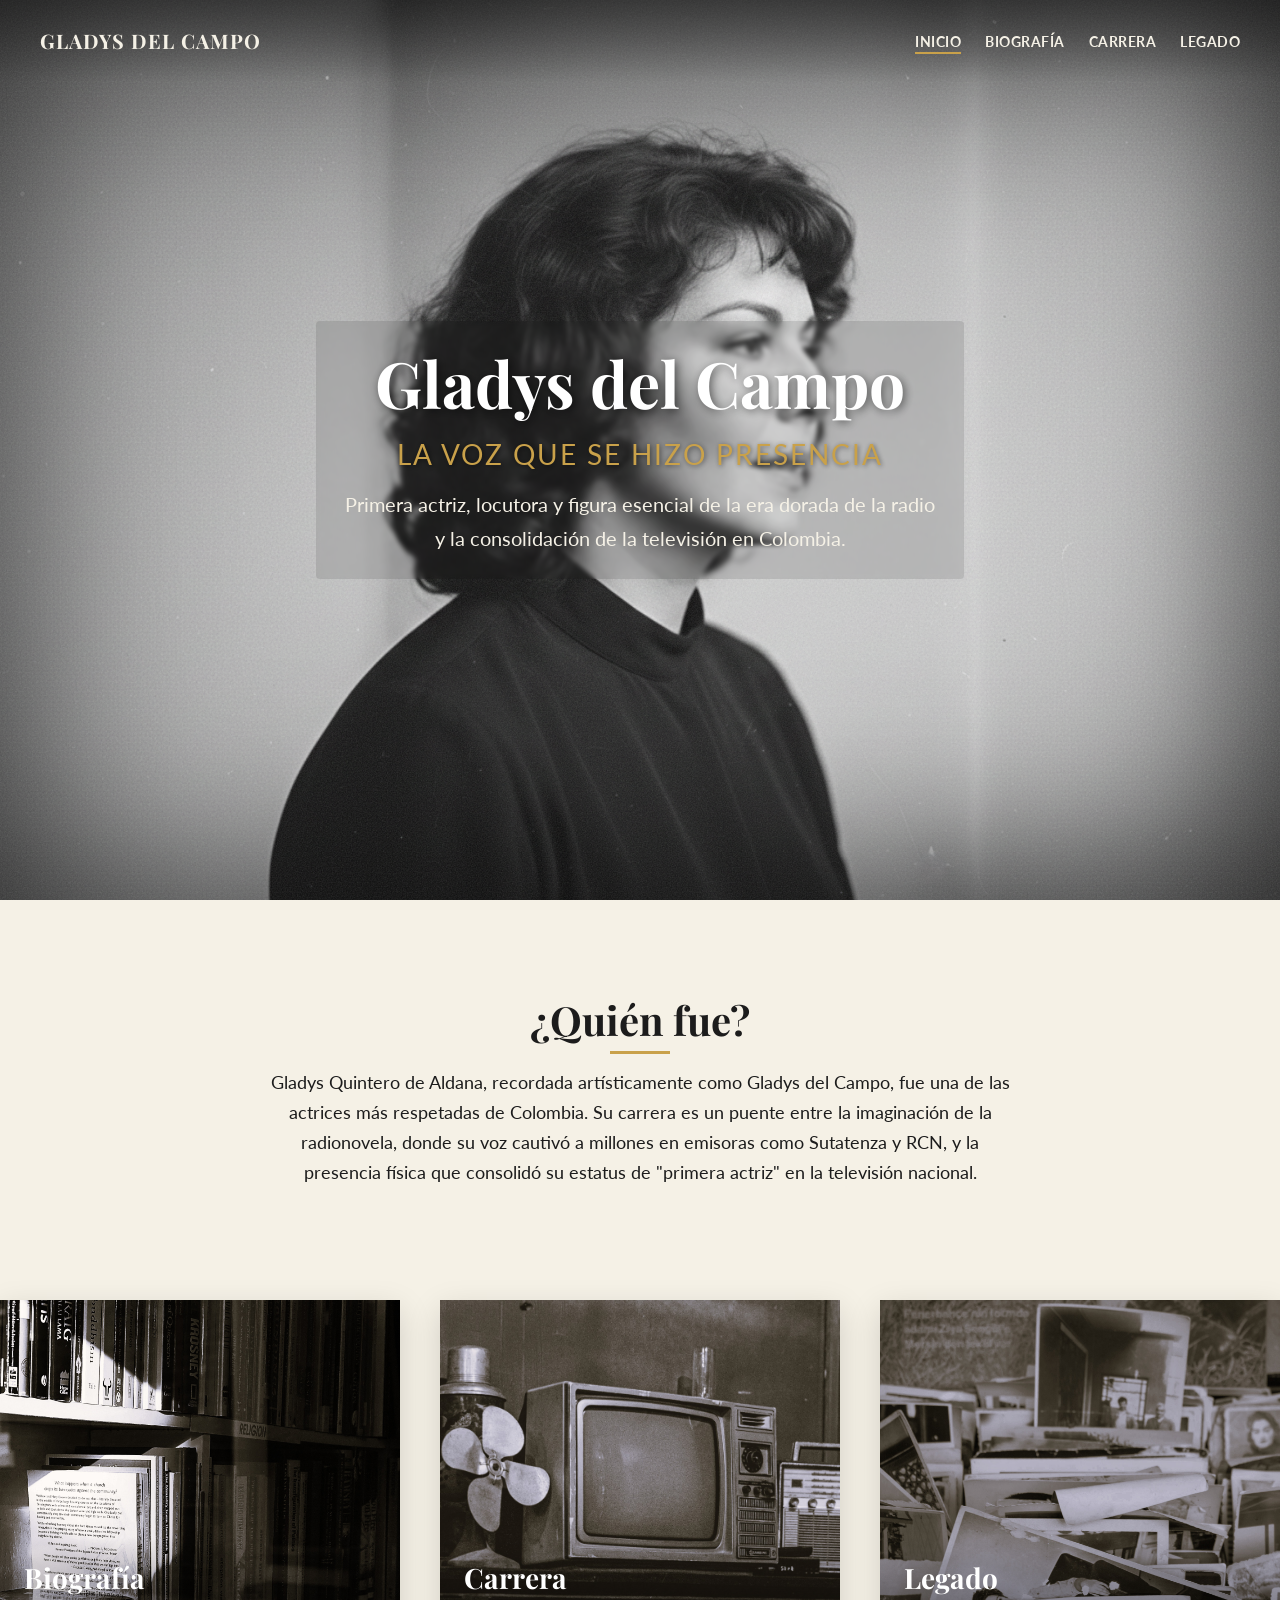
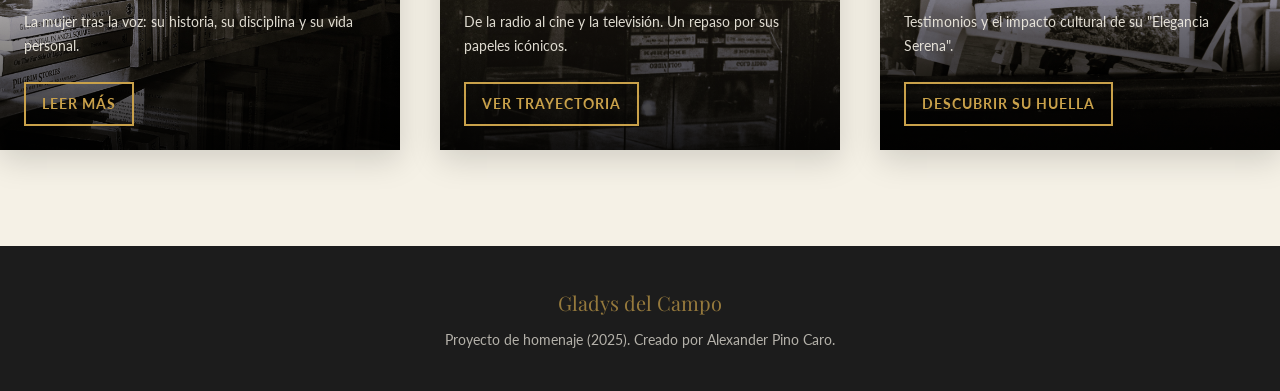
<file: index.html>
<!DOCTYPE html>
<html lang="es">
<head>
    <meta charset="UTF-8">
    <meta name="viewport" content="width=device-width, initial-scale=1.0">
    
    <title>Gladys del Campo - La Voz que se Hizo Presencia</title>
    <meta name="description" content="Homenaje a la trayectoria de Gladys del Campo, primera actriz colombiana y pionera de la radio y televisión.">

    <link rel="stylesheet" href="style.css">

    <link rel="preconnect" href="https://fonts.googleapis.com">
    <link rel="preconnect" href="https://fonts.gstatic.com" crossorigin>
    <link href="https://fonts.googleapis.com/css2?family=Lato:wght@400;700&family=Playfair+Display:wght@700&display=swap" rel="stylesheet">
</head>
<body>

    <header class="site-header">
        
        <div class="logo">
            <a href="index.html" class="logo-text">Gladys del Campo</a>
        </div>

        <nav class="main-nav">
            <ul class="nav-list">
                <li><a href="index.html" class="nav-link active">Inicio</a></li>
                <li><a href="biografia.html" class="nav-link">Biografía</a></li>
                <li><a href="carrera.html" class="nav-link">Carrera</a></li>
                <li><a href="legado.html" class="nav-link">Legado</a></li>
            </ul>
        </nav>

    </header>

    <main>

        <section class="hero">
        
            <div class="hero-background">
                </div>
            
            <div class="film-grain-overlay"></div>

            <div class="hero-content">
                <h1 class="animate-on-scroll fade-in-up">Gladys del Campo</h1>
                <h2 class="animate-on-scroll fade-in-up delay-1">La Voz que se Hizo Presencia</h2>
                <p class="hero-subtitle animate-on-scroll fade-in-up delay-2">
                    Primera actriz, locutora y figura esencial de la era dorada de la radio y la consolidación de la televisión en Colombia.
                </p>
            </div>

        </section>

        <section class="intro-section">
            <div class="container animate-on-scroll fade-in-up">
                <article class="intro-text">
                    <h2>¿Quién fue?</h2>
                    <p>Gladys Quintero de Aldana, recordada artísticamente como Gladys del Campo, fue una de las actrices más respetadas de Colombia. Su carrera es un puente entre la imaginación de la radionovela, donde su voz cautivó a millones en emisoras como Sutatenza y RCN, y la presencia física que consolidó su estatus de "primera actriz" en la televisión nacional.</p>
                </article>
            </div>
        </section>

        <section class="featured-links">
            <div class="links-grid">

                <article class="featured-card animate-on-scroll fade-in">
                    <div class="card-background" style="background-image: url('imagenes/gladys-bio.jpg');"></div>
                    <div class="card-content">
                        <h3>Biografía</h3>
                        <p>La mujer tras la voz: su historia, su disciplina y su vida personal.</p>
                        <a href="biografia.html" class="button-cta">Leer más</a>
                    </div>
                </article>

                <article class="featured-card animate-on-scroll fade-in delay-1">
                    <div class="card-background" style="background-image: url('imagenes/gladys-carrera.jpg');"></div>
                    <div class="card-content">
                        <h3>Carrera</h3>
                        <p>De la radio al cine y la televisión. Un repaso por sus papeles icónicos.</p>
                        <a href="carrera.html" class="button-cta">Ver trayectoria</a>
                    </div>
                </article>

                <article class="featured-card animate-on-scroll fade-in delay-2">
                    <div class="card-background" style="background-image: url('imagenes/gladys-legado.jpg');"></div>
                    <div class="card-content">
                        <h3>Legado</h3>
                        <p>Testimonios y el impacto cultural de su "Elegancia Serena".</p>
                        <a href="legado.html" class="button-cta">Descubrir su huella</a>
                    </div>
                </article>

            </div>
        </section>

    </main>

    <footer class="site-footer">
        <div class="container">
            <div class="footer-content">
                <p class="footer-logo">Gladys del Campo</p>
                <p class="footer-copy">Proyecto de homenaje (2025). Creado por Alexander Pino Caro.</p>
            </div>
        </div>
    </footer>

    <script src="js/main.js"></script>

</body>
</html>
</file>
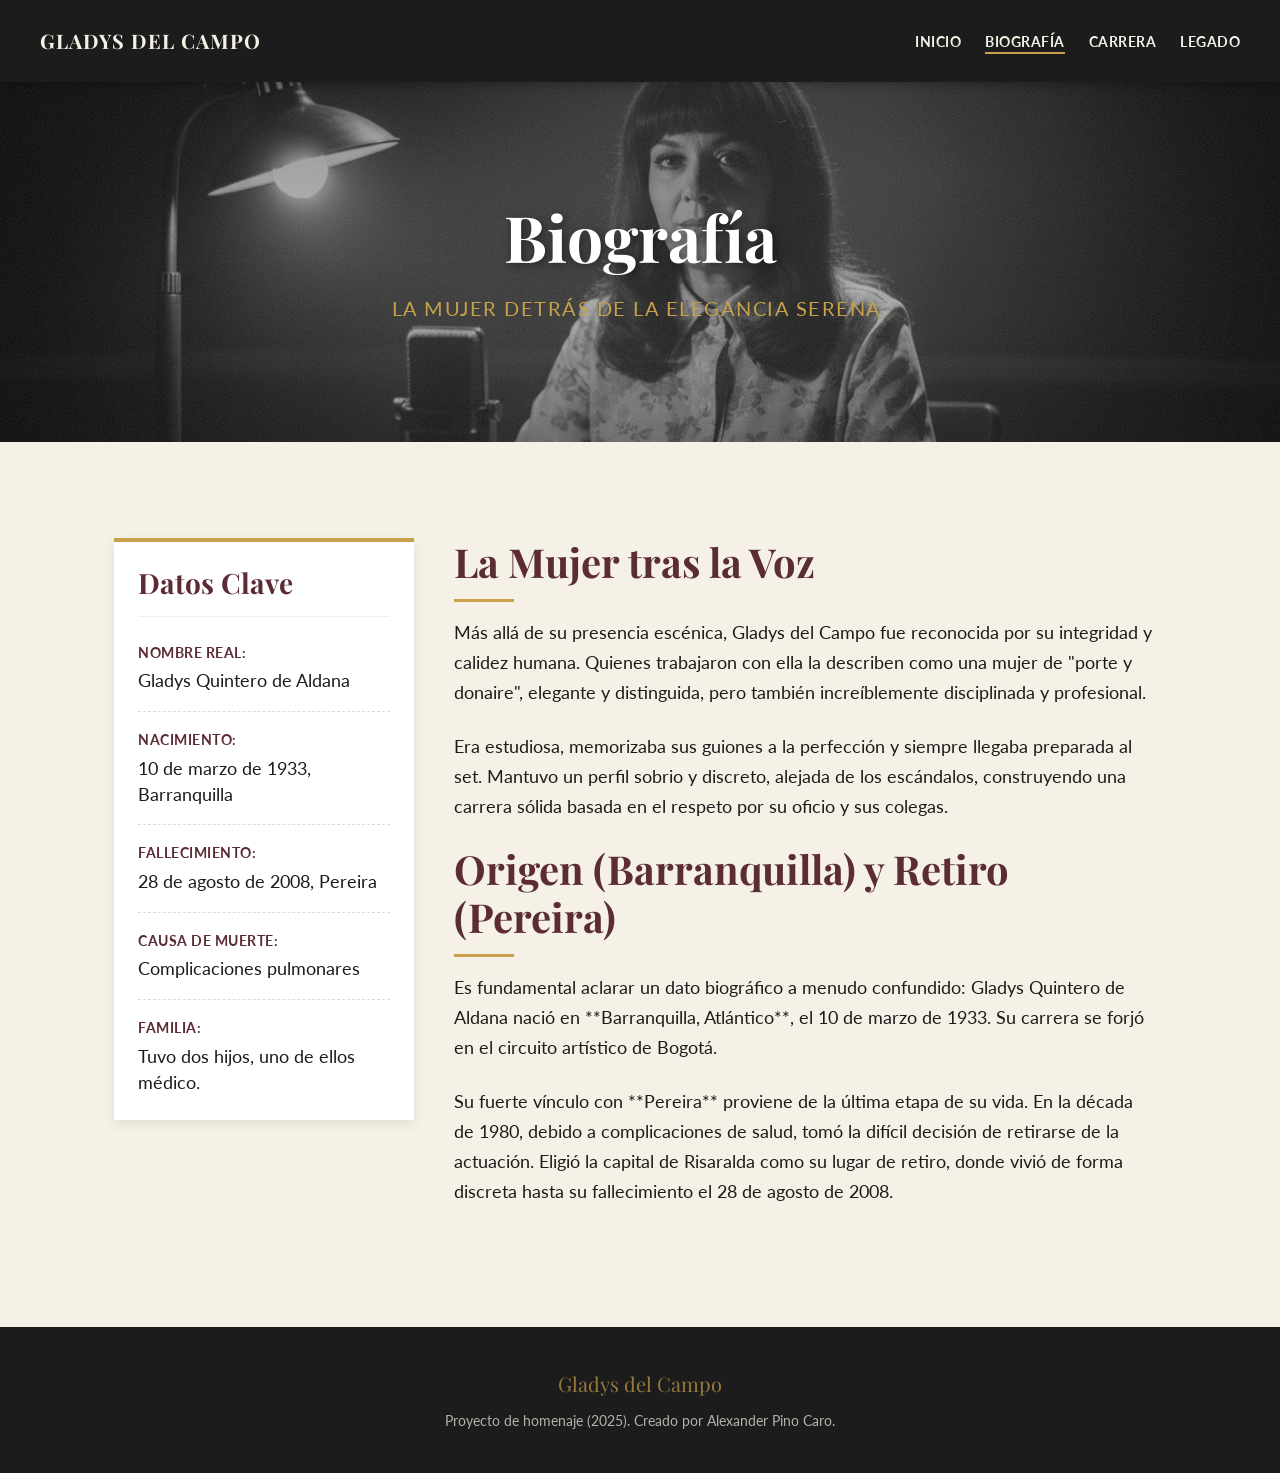
<file: biografia.html>
<!DOCTYPE html>
<html lang="es">
<head>
    <meta charset="UTF-8">
    <meta name="viewport" content="width=device-width, initial-scale=1.0">
    
    <title>Biografía - Gladys del Campo</title>
    <meta name="description" content="La historia personal de Gladys Quintero de Aldana (Gladys del Campo), su vida, su personalidad y su legado humano.">

    <link rel="stylesheet" href="style.css">

    <link rel="preconnect" href="https://fonts.googleapis.com">
    <link rel="preconnect" href="https://fonts.gstatic.com" crossorigin>
    <link href="https://fonts.googleapis.com/css2?family=Lato:wght@400;700&family=Playfair+Display:wght@700&display=swap" rel="stylesheet">
</head>
<body>

    <header class="site-header header-inner"> <div class="logo">
            <a href="index.html" class="logo-text">Gladys del Campo</a>
        </div>

        <nav class="main-nav">
            <ul class="nav-list">
                <li><a href="index.html" class="nav-link">Inicio</a></li>
                <li><a href="biografia.html" class="nav-link active">Biografía</a></li>
                <li><a href="carrera.html" class="nav-link">Carrera</a></li>
                <li><a href="legado.html" class="nav-link">Legado</a></li>
            </ul>
        </nav>

    </header>

    <main>

        <section class="page-header animate-on-scroll fade-in">
            <div class="page-header-background" style="background-image: url('imagenes/gladys-bio-banner.png');"></div>
            <div class="film-grain-overlay"></div>
            <div class="container">
                <h1>Biografía</h1>
                <p class="page-subtitle">La mujer detrás de la elegancia serena.</p>
            </div>
        </section>

        <section class="bio-content">
            <div class="container">
                
                <div class="bio-grid">

                    <aside class="bio-aside animate-on-scroll fade-in-up">
                        <div class="bio-fact-card">
                            <h3>Datos Clave</h3>
                            <ul class="bio-facts-list">
                                <li>
                                    <strong>Nombre Real:</strong>
                                    <span>Gladys Quintero de Aldana</span>
                                </li>
                                <li>
                                    <strong>Nacimiento:</strong>
                                    <span>10 de marzo de 1933, Barranquilla</span>
                                </li>
                                <li>
                                    <strong>Fallecimiento:</strong>
                                    <span>28 de agosto de 2008, Pereira</span>
                                </li>
                                <li>
                                    <strong>Causa de Muerte:</strong>
                                    <span>Complicaciones pulmonares</span>
                                </li>
                                <li>
                                    <strong>Familia:</strong>
                                    <span>Tuvo dos hijos, uno de ellos médico.</span>
                                </li>
                            </ul>
                        </div>
                    </aside>

                    <article class="bio-main animate-on-scroll fade-in-up delay-1">
                        
                        <h2>La Mujer tras la Voz</h2>
                        <p>Más allá de su presencia escénica, Gladys del Campo fue reconocida por su integridad y calidez humana. Quienes trabajaron con ella la describen como una mujer de "porte y donaire", elegante y distinguida, pero también increíblemente disciplinada y profesional.</p>
                        <p>Era estudiosa, memorizaba sus guiones a la perfección y siempre llegaba preparada al set. Mantuvo un perfil sobrio y discreto, alejada de los escándalos, construyendo una carrera sólida basada en el respeto por su oficio y sus colegas.</p>

                        <h2>Origen (Barranquilla) y Retiro (Pereira)</h2>
                        <p>Es fundamental aclarar un dato biográfico a menudo confundido: Gladys Quintero de Aldana nació en **Barranquilla, Atlántico**, el 10 de marzo de 1933. Su carrera se forjó en el circuito artístico de Bogotá.</p>
                        <p>Su fuerte vínculo con **Pereira** proviene de la última etapa de su vida. En la década de 1980, debido a complicaciones de salud, tomó la difícil decisión de retirarse de la actuación. Eligió la capital de Risaralda como su lugar de retiro, donde vivió de forma discreta hasta su fallecimiento el 28 de agosto de 2008.</p>

                    </article>

                </div> </div> </section>

    </main>

    <footer class="site-footer">
        <div class="container">
            <div class="footer-content">
                <p class="footer-logo">Gladys del Campo</p>
                <p class="footer-copy">Proyecto de homenaje (2025). Creado por Alexander Pino Caro.</p>
            </div>
        </div>
    </footer>

    <script src="js/main.js"></script>

</body>
</html>
</file>
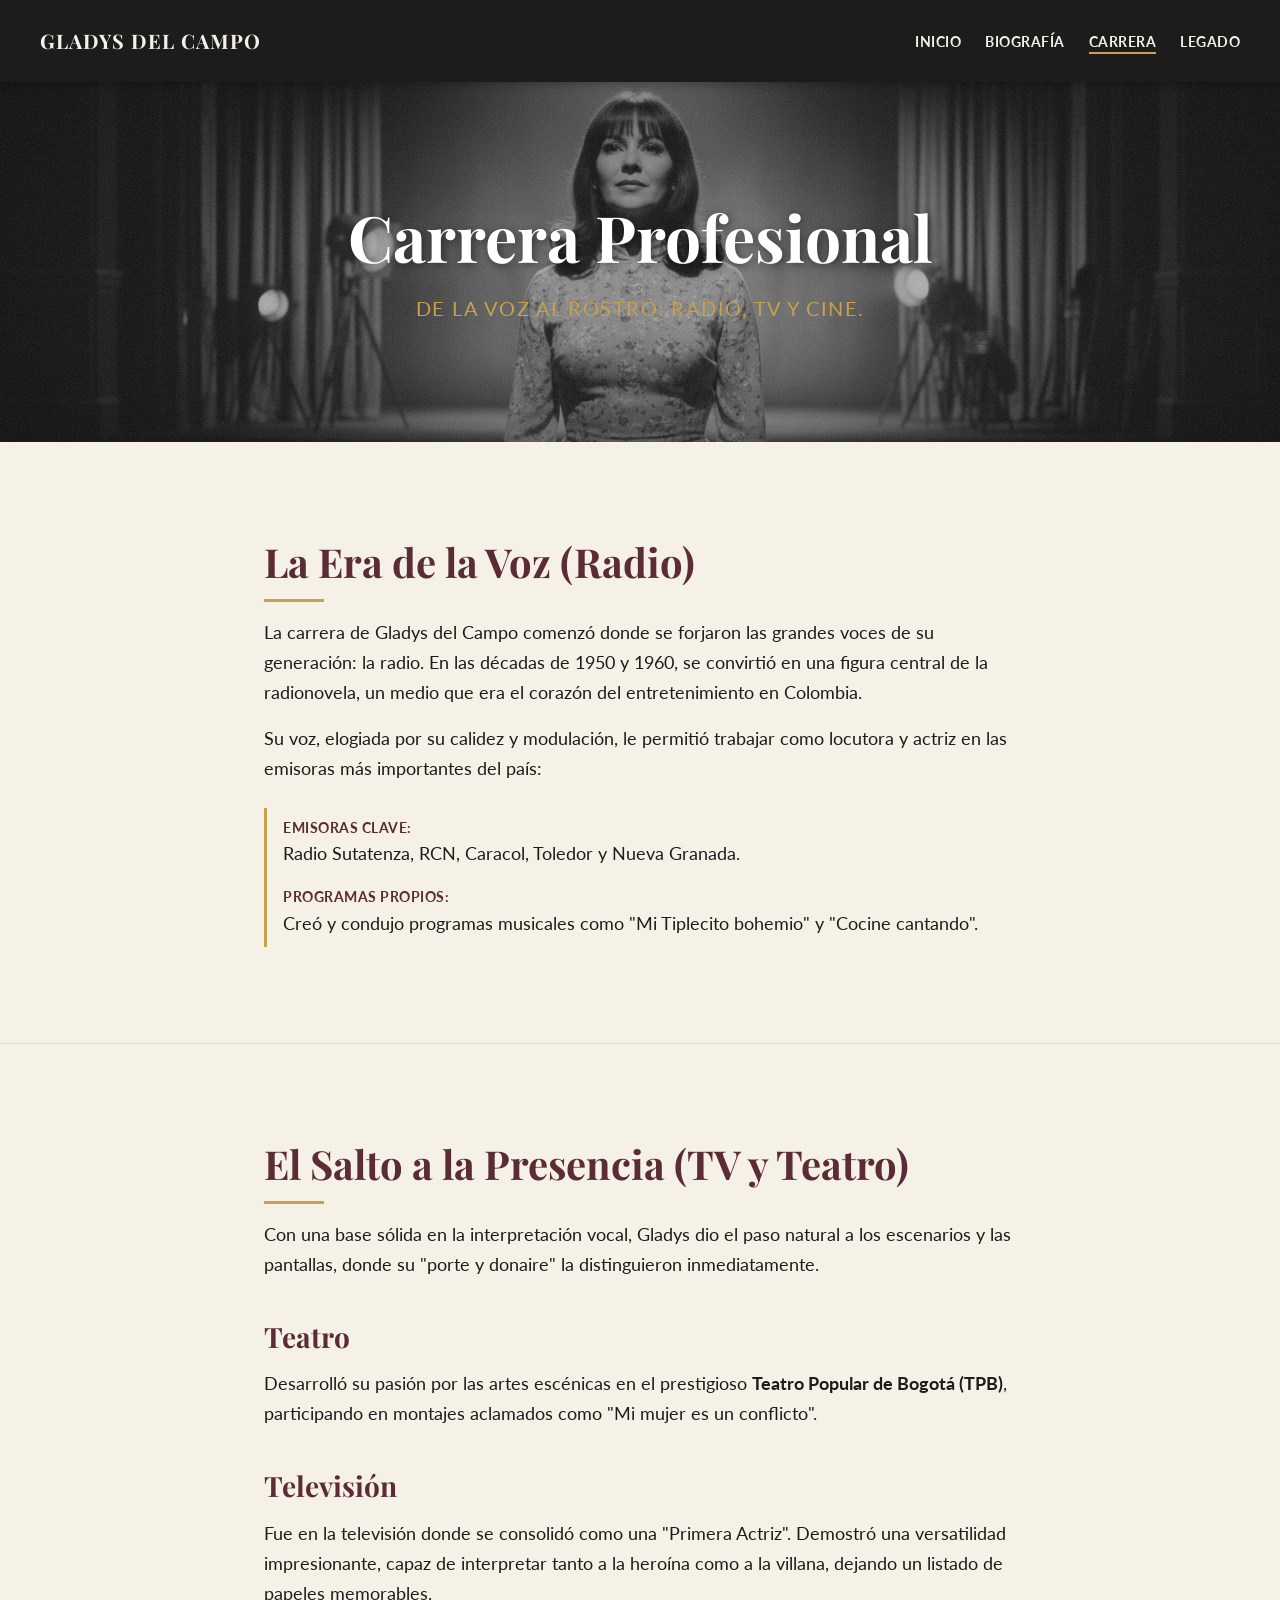
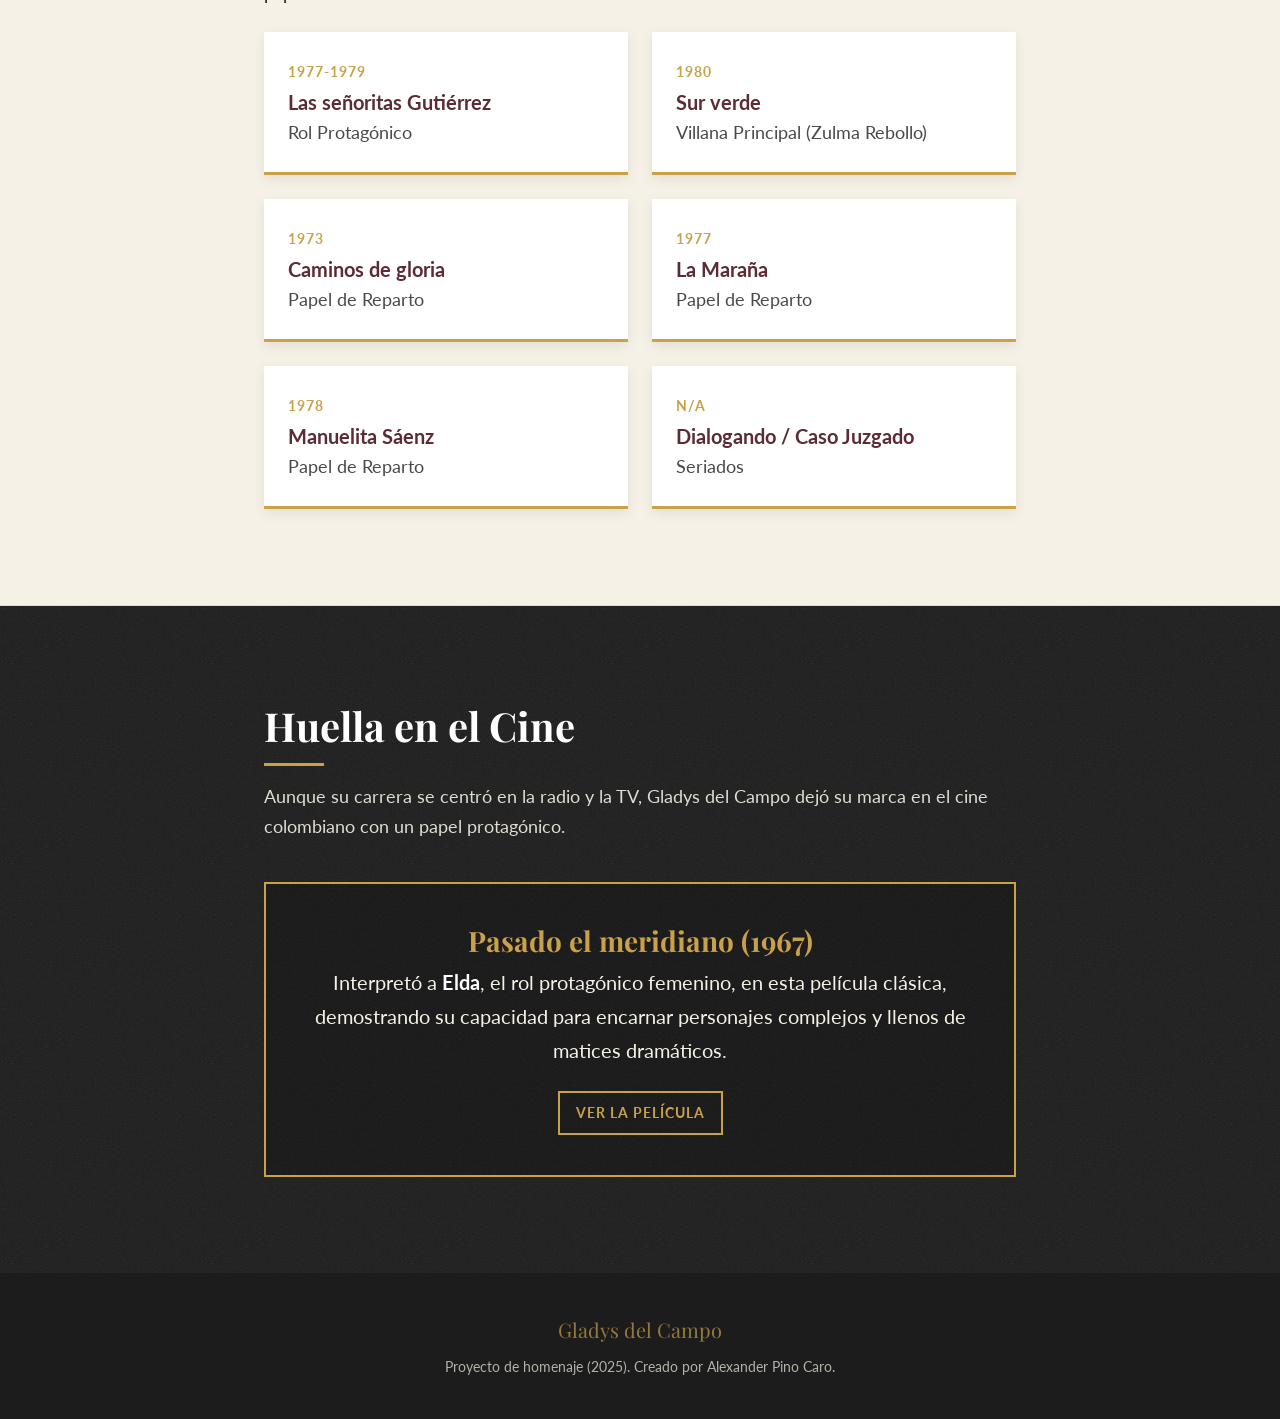
<file: carrera.html>
<!DOCTYPE html>
<html lang="es">
<head>
    <meta charset="UTF-8">
    <meta name="viewport" content="width=device-width, initial-scale=1.0">
    
    <title>Carrera Profesional - Gladys del Campo</title>
    <meta name="description" content="La trayectoria profesional de Gladys del Campo en la radio, televisión, teatro y cine colombiano.">

    <link rel="stylesheet" href="style.css">

    <link rel="preconnect" href="https://fonts.googleapis.com">
    <link rel="preconnect" href="https://fonts.gstatic.com" crossorigin>
    <link href="https://fonts.googleapis.com/css2?family=Lato:wght@400;700&family=Playfair+Display:wght@700&display=swap" rel="stylesheet">
<link href="https://cdnjs.cloudflare.com/ajax/libs/font-awesome/5.15.4/css/all.min.css" rel="stylesheet">
</head>
<body>

    <header class="site-header header-inner"> 
        
        <div class="logo">
            <a href="index.html" class="logo-text">Gladys del Campo</a>
        </div>

        <nav class="main-nav">
            <ul class="nav-list">
                <li><a href="index.html" class="nav-link">Inicio</a></li>
                <li><a href="biografia.html" class="nav-link">Biografía</a></li>
                <li><a href="carrera.html" class="nav-link active">Carrera</a></li>
                <li><a href="legado.html" class="nav-link">Legado</a></li>
            </ul>
        </nav>

    </header>

    <main>

        <section class="page-header animate-on-scroll fade-in">
            <div class="page-header-background" style="background-image: url('imagenes/gladys-carrera-banner.png');"></div>
            <div class="film-grain-overlay"></div>
            <div class="container">
                <h1>Carrera Profesional</h1>
                <p class="page-subtitle">De la Voz al Rostro: Radio, TV y Cine.</p>
            </div>
        </section>

        <div class="career-content">

            <article class="career-section animate-on-scroll fade-in-up">
                <div class="container-narrow">
                    <h2>La Era de la Voz (Radio)</h2>
                    <p>La carrera de Gladys del Campo comenzó donde se forjaron las grandes voces de su generación: la radio. En las décadas de 1950 y 1960, se convirtió en una figura central de la radionovela, un medio que era el corazón del entretenimiento en Colombia.</p>
                    <p>Su voz, elogiada por su calidez y modulación, le permitió trabajar como locutora y actriz en las emisoras más importantes del país:</p>
                    
                    <ul class="fact-list">
                        <li><span>Emisoras Clave:</span> Radio Sutatenza, RCN, Caracol, Toledor y Nueva Granada.</li>
                        <li><span>Programas Propios:</span> Creó y condujo programas musicales como "Mi Tiplecito bohemio" y "Cocine cantando".</li>
                    </ul>
                </div>
            </article>

            <article class="career-section animate-on-scroll fade-in-up">
                <div class="container-narrow">
                    <h2>El Salto a la Presencia (TV y Teatro)</h2>
                    <p>Con una base sólida en la interpretación vocal, Gladys dio el paso natural a los escenarios y las pantallas, donde su "porte y donaire" la distinguieron inmediatamente.</p>
                    
                    <h3>Teatro</h3>
                    <p>Desarrolló su pasión por las artes escénicas en el prestigioso <strong>Teatro Popular de Bogotá (TPB)</strong>, participando en montajes aclamados como "Mi mujer es un conflicto".</p>

                    <h3>Televisión</h3>
                    <p>Fue en la televisión donde se consolidó como una "Primera Actriz". Demostró una versatilidad impresionante, capaz de interpretar tanto a la heroína como a la villana, dejando un listado de papeles memorables.</p>

                    <div class="filmography-list">
                        
                        <div class="filmography-item">
                            <span class="item-year">1977-1979</span>
                            <h4 class="item-title">Las señoritas Gutiérrez</h4>
                            <p class="item-role">Rol Protagónico</p>
                        </div>

                        <div class="filmography-item">
                            <span class="item-year">1980</span>
                            <h4 class="item-title">Sur verde</h4>
                            <p class="item-role">Villana Principal (Zulma Rebollo)</p>
                        </div>

                        <div class="filmography-item">
                            <span class="item-year">1973</span>
                            <h4 class="item-title">Caminos de gloria</h4>
                            <p class="item-role">Papel de Reparto</p>
                        </div>

                        <div class="filmography-item">
                            <span class="item-year">1977</span>
                            <h4 class="item-title">La Maraña</h4>
                            <p class="item-role">Papel de Reparto</p>
                        </div>

                        <div class="filmography-item">
                            <span class="item-year">1978</span>
                            <h4 class="item-title">Manuelita Sáenz</h4>
                            <p class="item-role">Papel de Reparto</p>
                        </div>

                        <div class="filmography-item">
                            <span class="item-year">N/A</span>
                            <h4 class="item-title">Dialogando / Caso Juzgado</h4>
                            <p class="item-role">Seriados</p>
                        </div>

                    </div> </div>
            </article>

            <article class="career-section cine-section animate-on-scroll fade-in">
                <div class="film-grain-overlay-static"></div>
                
                <div class="container-narrow">
                    <h2>Huella en el Cine</h2>
                    <p>Aunque su carrera se centró en la radio y la TV, Gladys del Campo dejó su marca en el cine colombiano con un papel protagónico.</p>
                    
                    <div class="featured-work">
                        <h4>Pasado el meridiano (1967)</h4>
                        <p>Interpretó a <strong>Elda</strong>, el rol protagónico femenino, en esta película clásica, demostrando su capacidad para encarnar personajes complejos y llenos de matices dramáticos.</p>
                        <a href="https://www.youtube.com/watch?v=xxUBcgE6ax0" class="button-cta" target="_blank" rel="noopener noreferrer">Ver la película</a>
                    </div>
                </div>
            </article>

        </div> </main>

    <footer class="site-footer">
        <div class="container">
            <div class="footer-content">
                <p class="footer-logo">Gladys del Campo</p>
                <p class="footer-copy">Proyecto de homenaje (2025). Creado por Alexander Pino Caro.</p>
            </div>
        </div>
    </footer>

    <script src="js/main.js"></script>

</body>
</html>
</file>
<file: style.css>
/* ======================================== */
/* 1. DESIGN TOKENS (Branding)              */
/* ======================================== */

@import url('https://fonts.googleapis.com/css2?family=Lato:wght@400;700&family=Playfair+Display:wght@700&display=swap');

:root {
  /* ---- Colores (Paleta Branding) ---- */
  --color-primary: #5B2C35;     /* Vino Tinto (Pasión, Porte) */
  --color-secondary: #C9A14A;  /* Dorado Antiguo (Legado) */
  --color-text: #1C1C1C;        /* Negro Carbón (Disciplina) */
  --color-background: #F5F1E6;  /* Blanco Roto (Calidez) */
  --color-text-light: #F5F1E6; /* Texto sobre fondos oscuros */
  --color-black-pure: #000;
  --color-white-pure: #fff;

  /* ---- Tipografía (Fuentes Branding) ---- */
  --font-family-titles: 'Playfair Display', serif; /* Serif Elegante */
  --font-family-body: 'Lato', sans-serif;          /* Sans Serif Limpia */

  /* Tamaños */
  --font-size-sm: 0.875rem;
  --font-size-base: 1.1rem;
  --font-size-md: 1.25rem;
  --font-size-lg: 1.75rem;
  --font-size-xl: 2.5rem;
  --font-size-xxl: 4rem; /* H1 */

  /* Pesos */
  --font-weight-regular: 400;
  --font-weight-bold: 700;

  /* ---- Espaciado (Sistema de márgenes/paddings) ---- */
  --space-xs: 0.25rem;
  --space-s: 0.5rem;
  --space-m: 1rem;
  --space-l: 1.5rem;
  --space-xl: 2.5rem;
  --space-xxl: 4rem;
  --space-section: 6rem; /* Espacio vertical entre secciones */

  /* ---- Bordes y Radios ---- */
  --border-radius: 0; /* Estilo elegante y disciplinado */
  --border-width: 1px;
  --border-style: solid;

  /* ---- Transiciones y Sombras ---- */
  --transition-speed: 0.4s;
  --transition-ease: cubic-bezier(0.25, 0.46, 0.45, 0.94);
  --shadow-subtle: 0 4px 12px rgba(0, 0, 0, 0.08);
  --shadow-card: 0 10px 30px rgba(0, 0, 0, 0.15);
}


/* ======================================== */
/* 2. RESETS Y ESTILOS GLOBALES             */
/* ======================================== */

*,
*::before,
*::after {
  box-sizing: border-box;
  margin: 0;
  padding: 0;
}

html {
  scroll-behavior: smooth; /* Desplazamiento suave */
}

body {
  font-family: var(--font-family-body);
  font-size: var(--font-size-base);
  font-weight: var(--font-weight-regular);
  color: var(--color-text);
  background-color: var(--color-background);
  line-height: 1.7; /* Más espaciado para legibilidad */
  overflow-x: hidden; /* Evita scroll horizontal */
}

h1, h2, h3, h4, h5 {
  font-family: var(--font-family-titles);
  font-weight: var(--font-weight-bold);
  color: var(--color-primary);
  line-height: 1.2;
  margin-bottom: var(--space-m);
}

h1 { font-size: var(--font-size-xxl); }
h2 { font-size: var(--font-size-xl); }
h3 { font-size: var(--font-size-lg); }

p {
  margin-bottom: var(--space-m);
}

a {
  color: var(--color-secondary);
  text-decoration: none;
  transition: color var(--transition-speed) var(--transition-ease);
}

a:hover {
  color: var(--color-primary);
}

img {
  max-width: 100%;
  height: auto;
  display: block;
}

ul {
  list-style: none;
}


/* ======================================== */
/* 3. LAYOUT (HEADER, FOOTER, GRID)         */
/* ======================================== */

.container {
  width: 90%;
  max-width: 1100px; /* Ancho estándar para contenido */
  margin-left: auto;
  margin-right: auto;
  padding: 0 var(--space-l);
}

/* --- Header --- */
.site-header {
  position: absolute; /* Superpuesto al hero */
  top: 0;
  left: 0;
  width: 100%;
  z-index: 100;
  display: flex;
  justify-content: space-between;
  align-items: center;
  padding: var(--space-l) var(--space-xl);
  background: linear-gradient(to bottom, rgba(0,0,0,0.4), rgba(0,0,0,0));
}

.logo-text {
  font-family: var(--font-family-titles);
  font-size: var(--font-size-md);
  font-weight: var(--font-weight-bold);
  color: var(--color-text-light);
  text-transform: uppercase;
  letter-spacing: 1px;
}
.logo-text:hover {
  color: var(--color-secondary);
}

/* --- Navegación --- */
.main-nav .nav-list {
  display: flex;
  gap: var(--space-l);
}

.main-nav .nav-link {
  font-family: var(--font-family-body);
  font-weight: var(--font-weight-bold);
  color: var(--color-text-light);
  text-transform: uppercase;
  font-size: var(--font-size-sm);
  letter-spacing: 0.5px;
  position: relative;
  padding-bottom: var(--space-xs);
}

/* Efecto 'underline' dorado al pasar el mouse */
.main-nav .nav-link::after {
  content: '';
  position: absolute;
  bottom: 0;
  left: 0;
  width: 100%;
  height: 2px;
  background-color: var(--color-secondary);
  transform: scaleX(0);
  transform-origin: bottom right;
  transition: transform var(--transition-speed) var(--transition-ease);
}

.main-nav .nav-link:hover::after,
.main-nav .nav-link.active::after {
  transform: scaleX(1);
  transform-origin: bottom left;
}

/* --- Footer --- */
.site-footer {
  background-color: var(--color-text);
  color: var(--color-background);
  padding: var(--space-xl) 0;
  text-align: center;
}

.footer-content {
  opacity: 0.7;
}

.footer-logo {
  font-family: var(--font-family-titles);
  font-size: var(--font-size-md);
  color: var(--color-secondary);
  margin-bottom: var(--space-s);
}

.footer-copy {
  font-size: var(--font-size-sm);
  margin-bottom: 0;
}


/* ======================================== */
/* 4. ESTILOS DE PÁGINA (INDEX.HTML)      */
/* ======================================== */

/* --- Hero Section --- */
.hero-background {
  position: absolute;
  top: 0;
  left: 0;
  width: 100%;
  height: 100%;

  /* ANTERIOR (borra esta línea) */
  /* background-image: url('https.i.imgur.com/g0m1g88.jpeg'); */

  /* NUEVO (añade esta línea) */
  background-image: url(imagenes/gladys-hero.png);
  background-size: cover;
  background-position: center;
  animation: ken-burns 20s infinite;
  box-shadow: inset 0 0 200px rgba(0,0,0,0.7);
}
/* --- Hero Section --- */
.hero {
  position: relative;
  height: 100vh; /* Pantalla completa */
  width: 100%;
  display: grid; /* Centrado fácil */
  place-items: center;
  overflow: hidden; /* Esconde el 'zoom' del Ken Burns */
  text-align: center;
  color: var(--color-text-light);
}
/* Capa de Fondo (Imagen con Ken Burns) */
.hero-background {
  position: absolute;
  top: 0;
  left: 0;
  width: 100%;
  height: 100%;
  /* Imagen de fondo (reemplaza 'src' del HTML) */
  background-image: url(imagenes/gladys-hero.png); /* Placeholder B&W */
  background-size: cover;
  background-position: center;
  /* Aplicamos la animación 'ken-burns' */
  animation: ken-burns 20s infinite;
  /* Viñeta oscura para legibilidad */
  box-shadow: inset 0 0 200px rgba(0,0,0,0.7);
}

/* Capa de Grano de Película */
.film-grain-overlay {
  position: absolute;
  top: 0;
  left: 0;
  width: 100%;
  height: 100%;
  z-index: 1;
  pointer-events: none; /* No interfiere con el mouse */
  /* Animación 'film-grain' */
  animation: film-grain 0.4s steps(4) infinite;
  background-image: url("data:image/svg+xml;utf8,<svg xmlns='http://www.w3.org/2000/svg' width='200' height='200'><filter id='n'><feTurbulence type='fractalNoise' baseFrequency='0.8' numOctaves='2' stitchTiles='stitch'/><feColorMatrix type='saturate' values='0'/></filter><rect width='100%' height='100%' filter='url(%23n)'/></svg>");
  opacity: 0.15;
}

/* Contenido del Hero */
.hero-content {
  position: relative; /* Encima del grano y fondo */
  z-index: 2;
  padding: var(--space-l);
  /* Fondo sutil para proteger texto de la imagen */
  background: rgba(0,0,0,0.1); 
  backdrop-filter: blur(2px);
  border-radius: 4px;
}

.hero h1 {
  color: var(--color-white-pure);
  text-shadow: 2px 2px 10px rgba(0,0,0,0.5);
}

.hero h2 {
  font-family: var(--font-family-body);
  font-size: var(--font-size-lg);
  font-weight: var(--font-weight-regular);
  color: var(--color-secondary);
  text-transform: uppercase;
  letter-spacing: 2px;
  margin-bottom: var(--space-m);
  text-shadow: 1px 1px 5px rgba(0,0,0,0.5);
}

.hero .hero-subtitle {
  font-size: var(--font-size-md);
  max-width: 600px;
  margin-left: auto;
  margin-right: auto;
  margin-bottom: 0;
  color: var(--color-text-light);
  opacity: 0.9;
}

/* --- Sección Introducción --- */
.intro-section {
  padding: var(--space-section) 0;
  background-color: var(--color-background);
}

.intro-text {
  max-width: 750px; /* Ancho de lectura ideal */
  margin: 0 auto;
  text-align: center;
}

.intro-text h2 {
  color: var(--color-text); /* Diferente al H2 normal */
  position: relative;
  display: inline-block; /* Para que el 'after' funcione bien */
  margin-bottom: var(--space-l);
}

/* Línea dorada bajo el H2 */
.intro-text h2::after {
  content: '';
  position: absolute;
  bottom: -10px;
  left: 50%;
  transform: translateX(-50%);
  width: 60px;
  height: 3px;
  background-color: var(--color-secondary);
}

/* --- Sección Enlaces Destacados (CTA) --- */
.featured-links {
  padding-bottom: var(--space-section);
  background-color: var(--color-background);
}

.links-grid {
  display: grid;
  grid-template-columns: repeat(3, 1fr);
  gap: var(--space-xl);
}

.featured-card {
  position: relative;
  min-height: 450px;
  overflow: hidden;
  box-shadow: var(--shadow-card);
  transition: transform var(--transition-speed) var(--transition-ease),
              box-shadow var(--transition-speed) var(--transition-ease);
}

.featured-card:hover {
  transform: translateY(-10px);
  box-shadow: 0 20px 40px rgba(0, 0, 0, 0.2);
}

.card-background {
  position: absolute;
  top: 0;
  left: 0;
  width: 100%;
  height: 100%;
  background-size: cover;
  background-position: center;
  transition: transform 0.6s var(--transition-ease);
}

.featured-card:hover .card-background {
  transform: scale(1.05); /* Sutil zoom al pasar el mouse */
}

.card-content {
  position: absolute;
  bottom: 0;
  left: 0;
  width: 100%;
  padding: var(--space-l);
  color: var(--color-text-light);
  /* Gradiente para asegurar legibilidad */
  background: linear-gradient(to top, rgba(0,0,0,0.85), rgba(0,0,0,0));
  z-index: 2;
}

.card-content h3 {
  color: var(--color-white-pure);
  font-size: var(--font-size-lg);
}

.card-content p {
  font-size: var(--font-size-sm);
  opacity: 0.9;
  margin-bottom: var(--space-l);
}

/* Botón de la tarjeta */
.button-cta {
  font-family: var(--font-family-body);
  font-weight: var(--font-weight-bold);
  text-transform: uppercase;
  letter-spacing: 1px;
  font-size: var(--font-size-sm);
  color: var(--color-secondary);
  border: 2px solid var(--color-secondary);
  padding: var(--space-s) var(--space-m);
  display: inline-block;
  background-color: transparent;
}

.button-cta:hover {
  background-color: var(--color-secondary);
  color: var(--color-text);
  text-decoration: none;
}


/* ======================================== */
/* 6. ANIMACIONES Y EFECTOS                 */
/* ======================================== */

/* --- Efecto Ken Burns (Zoom lento) --- */
@keyframes ken-burns {
  0% {
    transform: scale(1) translate(0, 0);
  }
  50% {
    transform: scale(1.1) translate(-2%, 2%);
  }
  100% {
    transform: scale(1) translate(0, 0);
  }
}

/* --- Efecto Grano de Película --- */
@keyframes film-grain {
  0% { transform: translate(0, 0); }
  10% { transform: translate(-1%, -1%); }
  20% { transform: translate(1%, 1%); }
  30% { transform: translate(-2%, -2%); }
  40% { transform: translate(2%, 2%); }
  50% { transform: translate(-1%, 1%); }
  60% { transform: translate(1%, -1%); }
  70% { transform: translate(-2%, 1%); }
  80% { transform: translate(2%, -1%); }
  90% { transform: translate(-1%, -2%); }
  100% { transform: translate(1%, 2%); }
}

/* --- Animaciones de Scroll (fade-in) --- */

/* Clases base para los elementos a animar */
.animate-on-scroll {
  opacity: 0;
  transition: opacity 0.8s var(--transition-ease),
              transform 0.8s var(--transition-ease);
}

/* Estado inicial (antes de animar) */
.animate-on-scroll.fade-in {
  opacity: 0;
}
.animate-on-scroll.fade-in-up {
  opacity: 0;
  transform: translateY(40px);
}

/* Estado final (cuando es visible) */
.animate-on-scroll.is-visible {
  opacity: 1;
  transform: translateY(0);
}

/* Retrasos para escalonar animaciones */
.animate-on-scroll.delay-1 {
  transition-delay: 0.2s;
}
.animate-on-scroll.delay-2 {
  transition-delay: 0.4s;
}

/* ======================================== */
/* 5. ESTILOS DE PÁGINA (BIOGRAFIA.HTML)  */
/* ======================================== */

/* --- Modificación de Header para páginas interiores --- */
/* Esto hace que el header de las páginas (no-inicio) tenga fondo */
.site-header.header-inner {
  position: relative; /* Quita el 'absolute' de la portada */
  background: var(--color-text); /* Fondo oscuro (Negro Carbón) */
  box-shadow: 0 2px 10px rgba(0,0,0,0.3);
}

/* --- Encabezado de Página (Banner) --- */
.page-header {
  position: relative;
  height: 40vh; /* 40% del alto de la pantalla */
  min-height: 250px;
  display: grid;
  place-items: center;
  text-align: center;
  overflow: hidden;
  color: var(--color-text-light);
  background-color: var(--color-text); /* Color de fondo mientras carga la imagen */
}

.page-header-background {
  position: absolute;
  top: 0;
  left: 0;
  width: 100%;
  height: 100%;
  background-size: cover;
  background-position: center 30%; /* Enfoca un poco más arriba */
  animation: ken-burns 20s infinite;
  box-shadow: inset 0 0 150px rgba(0,0,0,0.6); /* Viñeta */
  opacity: 0.7; /* Más sutil que la portada */
}

/* El .film-grain-overlay ya está definido globalmente */

.page-header .container {
  position: relative;
  z-index: 2; /* Encima del fondo y el grano */
}

.page-header h1 {
  color: var(--color-white-pure);
  text-shadow: 2px 2px 10px rgba(0,0,0,0.5);
}

.page-header .page-subtitle {
  font-family: var(--font-family-body);
  font-size: var(--font-size-md);
  font-weight: var(--font-weight-regular);
  color: var(--color-secondary); /* Dorado */
  text-transform: uppercase;
  letter-spacing: 1.5px;
  margin: 0;
}

/* --- Contenido de Biografía --- */
.bio-content {
  padding: var(--space-section) 0;
  background-color: var(--color-background); /* Fondo marfil */
}

.bio-grid {
  display: grid;
  /* Columna fija de 300px + columna flexible */
  grid-template-columns: 300px 1fr; 
  gap: var(--space-xl);
}

/* --- Tarjeta de Hechos (Sidebar) --- */
.bio-aside {
  /* Hacemos que la tarjeta "flote" un poco */
  position: sticky;
  top: var(--space-xl);
}

.bio-fact-card {
  background-color: var(--color-white-pure);
  padding: var(--space-l);
  box-shadow: var(--shadow-subtle);
  border-top: 4px solid var(--color-secondary); /* Acento dorado */
}

.bio-fact-card h3 {
  border-bottom: 1px solid #eee;
  padding-bottom: var(--space-m);
}

.bio-facts-list {
  margin-top: var(--space-l);
}

.bio-facts-list li {
  display: flex;
  flex-direction: column;
  margin-bottom: var(--space-m);
  padding-bottom: var(--space-m);
  border-bottom: 1px dashed #ddd; /* Separador sutil */
}

.bio-facts-list li:last-child {
  border-bottom: none;
  margin-bottom: 0;
  padding-bottom: 0;
}

.bio-facts-list strong {
  font-family: var(--font-family-body);
  font-weight: var(--font-weight-bold);
  font-size: var(--font-size-sm);
  color: var(--color-primary); /* Vino tinto */
  margin-bottom: var(--space-xs);
  text-transform: uppercase;
  letter-spacing: 0.5px;
}

.bio-facts-list span {
  font-size: var(--font-size-base);
  color: var(--color-text);
  line-height: 1.5;
}

/* --- Texto Principal (Artículo) --- */
.bio-main h2 {
  /* Reutilizamos la línea dorada */
  position: relative;
  display: inline-block;
  padding-bottom: var(--space-m);
}

.bio-main h2::after {
  content: '';
  position: absolute;
  bottom: 0;
  left: 0;
  width: 60px;
  height: 3px;
  background-color: var(--color-secondary);
}

.bio-main p {
  max-width: 70ch; /* Ancho de línea ideal para lectura */
  margin-bottom: var(--space-l);
}

/* ======================================== */
/* 6. ESTILOS DE PÁGINA (CARRERA.HTML)    */
/* ======================================== */

/* --- Contenedor Estrecho para Texto --- */
.container-narrow {
  width: 90%;
  max-width: 800px; /* Más estrecho para legibilidad */
  margin-left: auto;
  margin-right: auto;
  padding: 0 var(--space-l);
}

/* --- Estructura de Secciones de Carrera --- */
.career-section {
  padding: var(--space-section) 0;
  background-color: var(--color-background);
  /* Borde separador entre secciones */
  border-bottom: 1px solid #e0dbce;
}

.career-section:last-child {
  border-bottom: none;
}

/* --- Títulos de Sección (Reutilizando el subrayado) --- */
.career-section h2 {
  position: relative;
  display: inline-block;
  padding-bottom: var(--space-m);
}

.career-section h2::after {
  content: '';
  position: absolute;
  bottom: 0;
  left: 0;
  width: 60px;
  height: 3px;
  background-color: var(--color-secondary);
}

.career-section h3 {
  /* Subtítulo (ej. "Televisión" o "Teatro") */
  font-size: var(--font-size-lg);
  color: var(--color-primary);
  margin-top: var(--space-xl);
  margin-bottom: var(--space-m);
}

/* --- Lista de Hechos (Para Radio) --- */
.fact-list {
  list-style: none;
  margin-top: var(--space-l);
  padding-left: var(--space-m);
  border-left: 3px solid var(--color-secondary);
}

.fact-list li {
  font-size: var(--font-size-base);
  padding: var(--space-s) 0;
  color: var(--color-text);
}

.fact-list li span {
  /* El título del hecho (ej. "Emisoras Clave:") */
  font-weight: var(--font-weight-bold);
  color: var(--color-primary);
  margin-right: var(--space-s);
  display: block; /* Lo pone en su propia línea */
  font-size: var(--font-size-sm);
  text-transform: uppercase;
  letter-spacing: 0.5px;
}

/* --- Cuadrícula de Filmografía (Para TV) --- */
.filmography-list {
  display: grid;
  /* Dos columnas de tamaño igual */
  grid-template-columns: repeat(2, 1fr);
  gap: var(--space-l);
  margin-top: var(--space-l);
}

.filmography-item {
  background-color: var(--color-white-pure);
  padding: var(--space-l);
  box-shadow: var(--shadow-subtle);
  border-bottom: 3px solid var(--color-secondary);
  transition: transform var(--transition-speed) var(--transition-ease), 
              box-shadow var(--transition-speed) var(--transition-ease);
}

.filmography-item:hover {
  transform: translateY(-5px);
  box-shadow: 0 8px 20px rgba(0,0,0,0.1);
}

.filmography-item .item-year {
  font-size: var(--font-size-sm);
  font-weight: var(--font-weight-bold);
  color: var(--color-secondary);
  text-transform: uppercase;
  letter-spacing: 1px;
}

.filmography-item .item-title {
  /* Usamos la fuente de cuerpo para legibilidad */
  font-family: var(--font-family-body);
  font-size: var(--font-size-md);
  font-weight: var(--font-weight-bold);
  color: var(--color-primary);
  margin-top: var(--space-xs);
  margin-bottom: var(--space-xs);
}

.filmography-item .item-role {
  font-size: var(--font-size-base);
  color: var(--color-text);
  margin-bottom: 0;
  opacity: 0.8;
}

/* --- Sección Especial de Cine (Estilo Oscuro) --- */
.cine-section {
  position: relative;
  background-color: var(--color-text); /* Fondo Negro Carbón */
  color: var(--color-background); /* Texto Blanco Roto */
  overflow: hidden; /* Para el grano de película */
  padding: var(--space-section) 0;
}

/* Grano de película solo para esta sección */
.film-grain-overlay-static {
  position: absolute;
  top: 0;
  left: 0;
  width: 100%;
  height: 100%;
  z-index: 0; /* Detrás del contenido */
  pointer-events: none;
  background-image: url("data:image/svg+xml;utf8,<svg xmlns='http://www.w3.org/2000/svg' width='200' height='200'><filter id='n'><feTurbulence type='fractalNoise' baseFrequency='0.8' numOctaves='2' stitchTiles='stitch'/><feColorMatrix type='saturate' values='0'/></filter><rect width='100%' height='100%' filter='url(%23n)'/></svg>");
  opacity: 0.1; /* Más sutil */
}

/* Asegura que el contenido esté sobre el grano */
.cine-section .container-narrow {
  position: relative;
  z-index: 1;
}

/* Sobreescribir colores de texto y títulos */
.cine-section h2 {
  color: var(--color-white-pure);
}
.cine-section p {
  color: var(--color-background);
  opacity: 0.9;
}

/* --- Bloque de Película Destacada --- */
.featured-work {
  margin-top: var(--space-xl);
  padding: var(--space-xl);
  border: 2px solid var(--color-secondary); /* Borde Dorado */
  background-color: rgba(0,0,0,0.2);
  text-align: center;
}

.featured-work h4 {
  /* Título de la película */
  font-family: var(--font-family-titles);
  font-size: var(--font-size-lg);
  color: var(--color-secondary); /* Dorado */
  margin-bottom: var(--space-s);
}

.featured-work p {
  font-size: var(--font-size-md);
  opacity: 1;
  margin-bottom: var(--space-l);
}
.featured-work p strong {
  color: var(--color-white-pure);
}

/* Estilo del botón "Ver Película" */
.cine-section .button-cta {
  background: transparent;
  border-color: var(--color-secondary);
  color: var(--color-secondary);
}

.cine-section .button-cta:hover {
  background-color: var(--color-secondary);
  color: var(--color-text);
}

/* ======================================== */
/* 8. ESTILOS DE PÁGINA (LEGADO.HTML)     */
/* ======================================== */

/* --- Estructura de Secciones de Legado --- */
.legacy-section {
  padding: var(--space-section) 0;
  background-color: var(--color-background); /* Fondo Marfil */
  border-bottom: 1px solid #e0dbce; /* Separador */
}

/* Iconos en los títulos de sección (reutilizando estilo) */
.legacy-section h2 i {
  font-size: 0.8em;
  color: var(--color-secondary); /* Dorado */
  margin-right: var(--space-m);
  vertical-align: middle;
  transform: translateY(-2px);
}

/* --- Sección de Testimonios --- */
.testimonials h2 {
  text-align: center; /* Centrar título de testimonios */
}
.testimonials p {
  text-align: center;
  max-width: 70ch;
  margin-left: auto;
  margin-right: auto;
}

.testimonial-quote {
  /* Estilo de la cita */
  background-color: var(--color-white-pure);
  padding: var(--space-xl);
  margin-top: var(--space-l);
  box-shadow: var(--shadow-subtle);
  border-left: 5px solid var(--color-secondary); /* Borde dorado */
  position: relative;
}

.testimonial-quote p {
  /* El texto de la cita */
  font-family: var(--font-family-titles); /* Fuente elegante */
  font-size: var(--font-size-md);
  font-style: italic;
  color: var(--color-text);
  line-height: 1.6;
  text-align: left;
  margin-bottom: var(--space-m);
}

.testimonial-quote p::before {
  /* (Opcional) Comillas gigantes sutiles */
  content: '\201C';
  font-size: 4rem;
  color: var(--color-secondary);
  opacity: 0.1;
  position: absolute;
  top: var(--space-s);
  left: var(--space-m);

}

.testimonial-quote cite {
  /* El autor de la cita */
  font-family: var(--font-family-body);
  font-style: normal;
  font-weight: var(--font-weight-bold);
  font-size: var(--font-size-sm);
  color: var(--color-primary); /* Vino tinto */
  text-transform: uppercase;
  letter-spacing: 1px;
}

/* --- Sección Puente Cultural --- */
.cultural-bridge {
  background-color: #f0ebe0; /* Un fondo ligeramente diferente */
}

.cultural-bridge h2 {
  position: relative;
  display: inline-block;
  padding-bottom: var(--space-m);
}

.cultural-bridge h2::after {
  /* Línea dorada (reutilizada) */
  content: '';
  position: absolute;
  bottom: 0;
  left: 0;
  width: 60px;
  height: 3px;
  background-color: var(--color-secondary);
}

.cultural-bridge p {
  max-width: 70ch; /* Ancho de lectura */
}

/* --- Sección de Galería --- */
.gallery-section {
  padding-bottom: var(--space-section);
}

.gallery-title {
  text-align: center;
  position: relative;
  display: block;
  margin-bottom: var(--space-xl);
}

.gallery-title::after {
  /* Línea dorada centrada */
  content: '';
  position: absolute;
  bottom: -15px;
  left: 50%;
  transform: translateX(-50%);
  width: 60px;
  height: 3px;
  background-color: var(--color-secondary);
}

.gallery-grid {
  display: grid;
  /* 3 columnas, se ajustarán a 2 o 1 en móvil */
  grid-template-columns: repeat(3, 1fr);
  gap: var(--space-m);
}

.gallery-item {
  position: relative;
  overflow: hidden; /* Para el zoom */
  box-shadow: var(--shadow-card);
  display: block; /* Para que el 'a' ocupe espacio */
}

.gallery-item img {
  width: 100%;
  height: 100%;
  object-fit: cover; /* Asegura que la imagen llene la caja */
  transition: transform 0.6s var(--transition-ease);
}

.gallery-item:hover img {
  transform: scale(1.1); /* Efecto zoom al pasar el mouse */
}

/* Capa de overlay (superposición) */
.gallery-overlay {
  position: absolute;
  top: 0;
  left: 0;
  width: 100%;
  height: 100%;
  background-color: var(--color-secondary); /* Fondo dorado */
  color: var(--color-text); /* Icono negro */
  display: grid;
  place-items: center;
  font-size: var(--font-size-xl);
  opacity: 0; /* Inicia invisible */
  transition: opacity 0.4s var(--transition-ease);
}

.gallery-item:hover .gallery-overlay {
  opacity: 0.85; /* Se hace visible */
}
</file>
